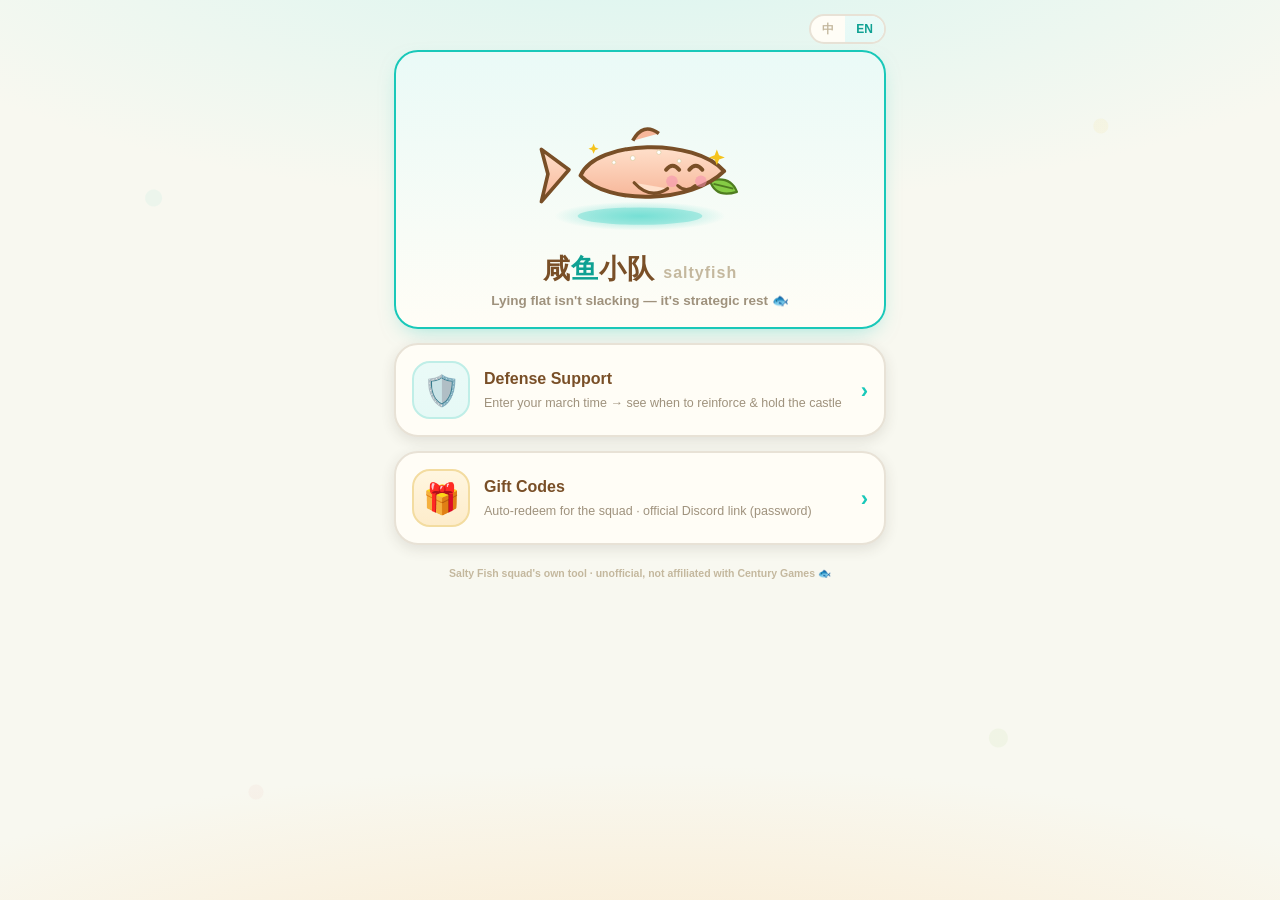
<file: index.html>
<!DOCTYPE html>
<html lang="zh-CN">
<head>
<meta charset="utf-8">
<meta name="viewport" content="width=device-width, initial-scale=1, viewport-fit=cover">
<meta name="theme-color" content="#f8f8f0">
<meta name="apple-mobile-web-app-capable" content="yes">
<title>咸鱼小队 · saltyfish</title>
<link rel="stylesheet" href="app.css?v=16">
<style>
  /* home-only flourishes */
  .fishfloat{animation:bob 3.6s ease-in-out infinite}
  @keyframes bob{0%,100%{transform:translateY(0) rotate(-1deg)}50%{transform:translateY(-9px) rotate(1.5deg)}}
  .blink{animation:blink 4.2s ease-in-out infinite}
  @keyframes blink{0%,92%,100%{transform:scaleY(1)}95%{transform:scaleY(.15)}}
  .herofish{text-align:center;padding:6px 0 2px}
  .squad{font:900 27px/1 var(--font);color:var(--brown);letter-spacing:1px;margin:6px 0 2px;text-align:center}
  .squad .salt{color:var(--mint-deep)}
  .quote{text-align:center;color:var(--brown2);font-weight:700;font-size:13.5px;margin-top:8px;min-height:20px}
  .entry{display:flex;align-items:center;gap:14px;text-decoration:none;color:inherit}
  .entry .em{width:58px;height:58px;border-radius:18px;flex:0 0 auto;display:flex;align-items:center;justify-content:center;font-size:30px}
  .entry .em.def{background:linear-gradient(180deg,#eafaf7,var(--mint-bg));border:2px solid #bfeee7}
  .entry .em.gift{background:linear-gradient(180deg,#fff6e0,#fdeccb);border:2px solid #f3dca0}
  .entry h2{margin:0 0 2px}
  .entry .go{margin-left:auto;color:var(--mint);font-size:22px;font-weight:900}
</style>
</head>
<body>
<div class="wrap">
  <main>
  <div class="homebar"><div id="langtoggle" class="langtoggle"></div></div>
  <div class="card hero" style="text-align:center">
    <div class="herofish">
      <svg class="fishfloat" viewBox="0 0 320 230" width="232" style="max-width:78%;overflow:visible">
        <defs>
          <linearGradient id="body" x1="0" y1="0" x2="0" y2="1"><stop offset="0" stop-color="#ffe0cb"/><stop offset="1" stop-color="#f7b79a"/></linearGradient>
          <radialGradient id="pud" cx="50%" cy="50%" r="50%"><stop offset="0" stop-color="#3dd4c6" stop-opacity=".5"/><stop offset="1" stop-color="#19c8b9" stop-opacity="0"/></radialGradient>
        </defs>
        <!-- shadow / puddle -->
        <ellipse cx="160" cy="196" rx="118" ry="20" fill="url(#pud)"/>
        <ellipse cx="160" cy="196" rx="86" ry="12" fill="#19c8b9" opacity=".28"/>
        <!-- leaf -->
        <g transform="rotate(14 268 150)">
          <path d="M256 150 q26 -14 40 6 q-26 16 -40 -6 Z" fill="#85cc45" stroke="#4f7d20" stroke-width="3" stroke-linejoin="round"/>
          <line x1="262" y1="153" x2="290" y2="153" stroke="#4f7d20" stroke-width="2.4"/>
        </g>
        <!-- salted fish lying back, relaxed -->
        <g>
          <!-- tail -->
          <path d="M62 132 L24 104 L33 138 L24 176 Z" fill="url(#body)" stroke="#794f27" stroke-width="5" stroke-linejoin="round"/>
          <!-- body -->
          <path d="M78 140 C100 90 236 88 276 134 C232 178 116 182 78 140 Z" fill="url(#body)" stroke="#794f27" stroke-width="5.5" stroke-linejoin="round"/>
          <!-- top fin -->
          <path d="M150 92 q14 -26 36 -10" fill="#f7b79a" stroke="#794f27" stroke-width="5" stroke-linejoin="round"/>
          <!-- side fin -->
          <path d="M152 150 q22 24 46 8" fill="#ffe0cb" stroke="#794f27" stroke-width="4.5" stroke-linecap="round"/>
          <!-- salt grains -->
          <g fill="#fff" stroke="#e3d4ad" stroke-width="1.2"><circle cx="150" cy="116" r="3.4"/><circle cx="186" cy="108" r="3"/><circle cx="124" cy="122" r="2.6"/><circle cx="214" cy="120" r="2.8"/></g>
          <!-- happy closed eyes ^ ^ -->
          <g class="blink" style="transform-origin:215px 132px">
            <path d="M196 132 q9 -11 18 0" fill="none" stroke="#794f27" stroke-width="5.5" stroke-linecap="round"/>
            <path d="M228 132 q9 -11 18 0" fill="none" stroke="#794f27" stroke-width="5.5" stroke-linecap="round"/>
          </g>
          <!-- blush -->
          <circle cx="204" cy="148" r="8" fill="#f48fb1" opacity=".55"/>
          <circle cx="244" cy="148" r="8" fill="#f48fb1" opacity=".55"/>
          <!-- content smile -->
          <path d="M212 154 q12 11 24 0" fill="none" stroke="#794f27" stroke-width="4.2" stroke-linecap="round"/>
        </g>
        <!-- sparkles -->
        <path d="M266 104 l3 8 8 3 -8 3 -3 8 -3 -8 -8 -3 8 -3 Z" fill="#f5c31c"/>
        <path d="M96 96 l2 5 5 2 -5 2 -2 5 -2 -5 -5 -2 5 -2 Z" fill="#f5c31c"/>
      </svg>
    </div>
    <div class="squad">咸<span class="salt">鱼</span>小队 <span style="font-size:16px;color:var(--brown3)">saltyfish</span></div>
    <div class="quote" id="quote">躺平不是摆烂，是战略性休息 🐟</div>
  </div>

  <a class="card entry" href="defense.html">
    <div class="em def">🛡️</div>
    <div><h2 data-i18n="home_def_title">防守支援</h2><p class="hint" style="margin:0" data-i18n="home_def_desc">填你的行军时间 → 看几点发补兵、护住王城</p></div>
    <div class="go">›</div>
  </a>

  <a class="card entry" href="gift.html">
    <div class="em gift">🎁</div>
    <div><h2 data-i18n="home_gift_title">礼包码</h2><p class="hint" style="margin:0" data-i18n="home_gift_desc">全队自动兑换 · 官方 Discord 直连（需密码）</p></div>
    <div class="go">›</div>
  </a>

  <p class="foot" data-i18n="home_foot">咸鱼小队自用工具 · 非官方、与 Century Games 无关 · 摸鱼有度，集结有我 🐟</p>
  </main>
</div>

<script src="app.js?v=16"></script>
<script>
(function(){
  var i=0, q=document.getElementById("quote");
  function show(){ q.textContent=t("q"+i); }
  window.onLangChange=show;
  initI18n(); show();
  setInterval(function(){ i=(i+1)%6; q.style.opacity=0;
    setTimeout(function(){ show(); q.style.transition="opacity .4s"; q.style.opacity=1; },300); }, 3600);
})();
</script>
</body>
</html>
</file>
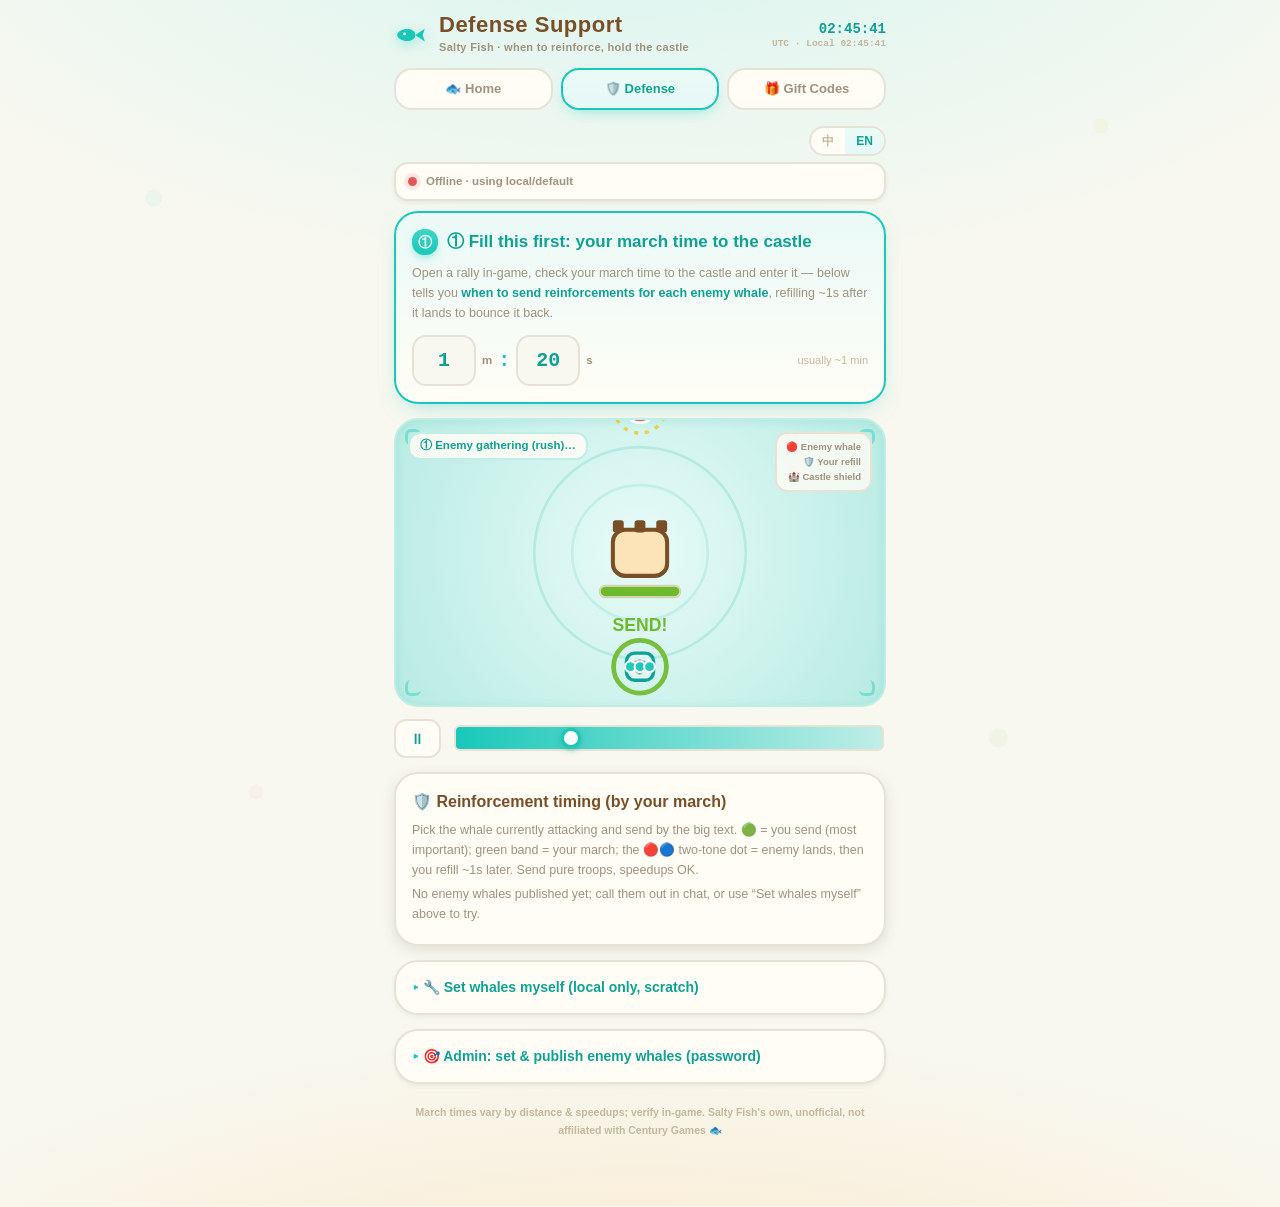
<file: defense.html>
<!DOCTYPE html>
<html lang="zh-CN">
<head>
<meta charset="utf-8">
<meta name="viewport" content="width=device-width, initial-scale=1, viewport-fit=cover">
<meta name="theme-color" content="#f8f8f0">
<meta name="apple-mobile-web-app-capable" content="yes">
<title>咸鱼小队 · 防守支援</title>
<link rel="stylesheet" href="app.css?v=16">
<style>
  /* enemy blocks (clear 敌A/敌B separation) */
  .enemyblock{border:2px solid var(--line);border-radius:20px;padding:8px;margin-bottom:16px;
    background:linear-gradient(180deg,#fffdf6,#fbf7ec);box-shadow:var(--shadow-sm)}
  .enemyblock .lane{border:0;background:none;box-shadow:none;margin-bottom:8px;min-height:114px;padding:22px 12px 6px}
  .enemyblock .erow{margin-bottom:0}
  /* === ONE time-line: ABOVE the line = 敌方(coral/amber), BELOW = 我方(green/mint); same x = same moment === */
  .lane .lname{top:3px}
  .lane .axis{position:absolute;left:0;right:0;top:54px;height:3px;border-radius:2px;background:var(--brown2);opacity:.5}
  /* --- 敌方 ABOVE the line --- */
  .lane .gband{position:absolute;top:43px;height:11px;left:0;border-radius:5px 5px 0 0;border:1.5px solid rgba(245,195,28,.6);border-bottom:0;z-index:1;
    background:repeating-linear-gradient(45deg,rgba(245,195,28,.4) 0 6px,rgba(245,195,28,.14) 6px 12px)}
  .lane .eflight{position:absolute;top:45px;height:9px;border-radius:5px 5px 0 0;background:rgba(224,90,90,.32);z-index:1}
  .lane .gbl{position:absolute;top:22px;transform:translateX(-50%);font-size:9.5px;font-weight:800;color:#b88a08;white-space:nowrap}
  .lane .elab{position:absolute;transform:translateX(-50%);font-size:9.5px;font-weight:900;white-space:nowrap}
  .lane .elab.land{top:22px;color:var(--coral)}
  .lane .elab.depart{top:34px;color:var(--brown2);font-weight:800;font-size:9px}
  .lane .edot{position:absolute;top:42px;transform:translateX(-50%);z-index:3}
  .lane .edot .d{display:block;width:14px;height:14px;border-radius:50%;border:3px solid #fff;box-shadow:0 1px 4px rgba(0,0,0,.18);background:var(--coral)}
  .lane .depart{position:absolute;top:41px;transform:translateX(-50%);z-index:2}
  .lane .depart i{display:block;width:2px;height:16px;background:var(--brown2);opacity:.55;margin:0 auto}
  /* --- 我方 BELOW the line --- */
  .lane .mspan{position:absolute;top:57px;height:11px;border-radius:0 0 5px 5px;background:rgba(111,186,44,.24);border:1.5px solid rgba(111,186,44,.5);border-top:0;z-index:1}
  .lane .odot{position:absolute;top:57px;transform:translateX(-50%);z-index:3}
  .lane .odot .d{display:block;width:14px;height:14px;border-radius:50%;border:3px solid #fff;box-shadow:0 1px 4px rgba(0,0,0,.18)}
  .lane .odot.send .d{background:var(--green)}
  .lane .odot.refill .d{background:var(--mint)}
  .lane .mlab{position:absolute;top:71px;transform:translateX(-50%);font-size:9px;font-weight:900;color:var(--green-deep);background:var(--paper);padding:0 5px;border-radius:7px;white-space:nowrap;z-index:4}
  .lane .olab{position:absolute;top:85px;transform:translateX(-50%);font-size:9.5px;font-weight:900;white-space:nowrap;text-align:center;line-height:1.25}
  .lane .olab.send{color:var(--green-deep)}
  .lane .olab.send span{display:block;font-weight:800;color:var(--brown2);font-size:9px}
  .lane .olab.refill{color:var(--mint-deep)}
  /* row tags: 敌方 above-left, 我方 below-left */
  .lane .rowtag{position:absolute;left:0;font-size:8.5px;font-weight:900;color:#fff;padding:1px 5px;border-radius:6px;z-index:5}
  .lane .rowtag.enemy{top:41px;background:var(--coral)}
  .lane .rowtag.our{top:58px;background:var(--green)}
  /* shared playhead crosses the single line (the "same time" cursor) */
  .enemyblock .lane .head{top:38px;height:50px;width:3px;background:var(--brown);opacity:.4;border-radius:2px;z-index:2}
  .lane .fire{position:absolute;top:69px;transform:translateX(-50%);background:var(--green);color:#fff;font-weight:900;
    font-size:10.5px;padding:2px 10px;border-radius:20px;opacity:0;transition:opacity .12s;z-index:7;
    box-shadow:0 3px 10px rgba(111,186,44,.55);white-space:nowrap}
  /* key-moment emphasis (pause animations) — scale inner .d so centering transform is preserved */
  @keyframes beat{0%,100%{transform:scale(1)}50%{transform:scale(1.7)}}
  .lane.fx-send .odot.send .d{animation:beat .5s ease-in-out infinite;box-shadow:0 0 0 7px rgba(111,186,44,.32)}
  .lane.fx-send .fire{opacity:1}
  .lane.fx-land .edot.land .d{animation:beat .5s ease-in-out infinite;box-shadow:0 0 0 7px rgba(224,90,90,.35)}
  .lane.fx-refill .odot.refill .d{animation:beat .5s ease-in-out infinite;box-shadow:0 0 0 7px rgba(25,200,185,.35)}
  .lane.now{outline:2px solid rgba(111,186,44,.3);outline-offset:-2px;border-radius:16px}
  /* active source toggle (本机 vs 管理发布) */
  #useLocal.on,#useCloud.on{border-color:var(--mint);background:linear-gradient(180deg,#eafaf7,var(--mint-bg));color:var(--mint-deep);box-shadow:0 4px 12px -6px rgba(25,200,185,.6)}
  /* whale focus chips (above the radar) */
  .whalechips{display:flex;gap:8px;flex-wrap:wrap;margin:0 0 10px}
  .whalechips .wchip{border:2px solid var(--line);background:var(--paper);color:var(--brown2);border-radius:999px;padding:7px 14px;font:800 12.5px/1 var(--font);cursor:pointer;transition:.14s}
  .whalechips .wchip.on{border-color:var(--coral);background:linear-gradient(180deg,#fdeeee,#fbe3e3);color:var(--coral);box-shadow:0 4px 12px -6px rgba(224,90,90,.55)}
  .whalechips .wchip:active{transform:translateY(1px)}
  /* highlight the focused strip's card */
  .enemyblock:has(.lane.focused){border-color:#bfeee7;box-shadow:0 6px 18px -8px rgba(25,200,185,.5)}
  .lane{cursor:pointer}
</style>
</head>
<body>
<div class="wrap">
  <div class="top">
    <span class="sig" aria-hidden="true"><svg viewBox="0 0 64 48" width="34" height="26"><path d="M40 24 C40 12 22 10 12 16 C4 21 4 27 12 32 C22 38 40 36 40 24 Z" fill="currentColor"/><path d="M40 24 L58 12 L54 24 L58 36 Z" fill="currentColor"/><circle cx="20" cy="22" r="2.6" fill="#fffdf6"/></svg></span>
    <div><h1 data-i18n="def_h1">防守支援</h1><div class="sub" data-i18n="def_sub">咸鱼小队 · 几点发补兵、护住王城</div></div>
    <div class="clock"><span id="utc">--:--:--</span><small><span data-i18n="utc_local">UTC · 本地</span> <span id="loc">--:--:--</span></small></div>
  </div>
  <div class="viewtabs">
    <a href="index.html" data-i18n="nav_home">🐟 首页</a>
    <a class="on" data-i18n="nav_def">🛡️ 防守</a>
    <a href="gift.html" data-i18n="nav_gift">🎁 礼包码</a>
  </div>
  <div class="homebar"><div id="langtoggle" class="langtoggle"></div></div>
  <div class="statusbar"><span class="dot" id="netdot"></span><span id="netlab" data-i18n="d_net_connecting">连接云端中…</span></div>

  <main>
  <div class="card hero">
    <div class="herohead"><span class="step">①</span><span data-i18n="def_hero_step">先填这一个：你到王城的行军时间</span></div>
    <div class="herosub" data-i18n-html="def_hero_sub">游戏里开一次集结、看一眼到王城的行军时间填进来 —— 下方就会告诉你 <b>每条敌鲸该几点发补兵</b>，正好在它落地后约 1 秒补满、把它弹回去。</div>
    <div class="mmss"><input id="me_mm" type="number" min="0" value="1"><span class="u" data-i18n="unit_min">分</span><span class="c">:</span><input id="me_ss" type="number" min="0" max="59" value="20"><span class="u" data-i18n="unit_sec">秒</span><span style="margin-left:auto;font-size:11px;color:var(--brown3)" data-i18n="def_usually">通常 1 分多</span></div>
  </div>

  <div class="whalechips" id="whaleChips" style="display:none"></div>
  <div class="pond">
    <span class="cnr tl"></span><span class="cnr tr"></span><span class="cnr bl"></span><span class="cnr br"></span>
    <div class="phaselab" id="phaselab" data-i18n="d_ph_inc">敌方来袭 → 盯落地</div>
    <div class="leg" data-i18n-html="def_legend">🔴 敌鲸来袭<br>🛡️ 你的补兵<br>🏰 王城护盾</div>
    <svg viewBox="0 0 360 210" id="svg"></svg>
  </div>
  <div class="ctrl"><button id="pp">⏸</button><input type="range" id="scrub" min="0" max="1000" value="0"></div>

  <div class="card">
    <h2 data-i18n="def_panel_title">🛡️ 补兵时机尺（按你的行军算）</h2>
    <p class="hint" data-i18n="def_panel_hint">挑当场正在来袭的那条敌鲸，照大字发兵。绿点=你发兵（最关键，会停顿提示）→ 红点=敌落地 → 蓝点=补满。补兵带纯兵、可加速。</p>
    <div id="refillPanel"></div>
  </div>

  <details>
    <summary data-i18n="def_local_sum">🔧 我自己设敌鲸（仅本机，临时试算）</summary>
    <p class="hint" style="margin:2px 0 9px" data-i18n="def_local_hint">默认用管理发布的敌鲸时间。想自己试算就在这里加/改（只存你本机、不影响别人）。</p>
    <div id="localList"></div>
    <button class="add" id="addLocal" data-i18n="def_add_local">＋ 加一条敌鲸</button>
    <div class="row" style="margin-top:9px;gap:8px">
      <button class="btn" id="useLocal" style="flex:1" data-i18n="def_use_local">用我本机的</button>
      <button class="btn" id="useCloud" style="flex:1" data-i18n="def_use_cloud">用管理发布的</button>
    </div>
  </details>

  <details id="adminFold">
    <summary data-i18n="def_admin_sum">🎯 管理：设敌方鲸鱼并发布（需密码）</summary>
    <p class="hint" style="margin:2px 0 9px" data-i18n="def_admin_hint">设好敌鲸到王城的行军时间并发布，全队防守者打开就能看到、各自填自己行军即可。</p>
    <div id="adminGate"><button class="btn amber full" id="adminUnlock" data-i18n="def_admin_unlock">🔓 输入密码解锁管理</button></div>
    <div id="adminBody" class="hide">
      <div id="enemyList"></div>
      <button class="add" id="addEnemy" data-i18n="def_add_enemy">＋ 加敌鲸</button>
      <button class="btn green full" id="pubBtn" style="margin-top:10px" data-i18n="def_publish">📣 发布给全队</button>
      <div id="pubMsg" class="hint" style="margin-top:8px"></div>
    </div>
  </details>

  <p class="foot" data-i18n="def_foot">行军时间随距离与加速变化，请游戏内实测。咸鱼小队自用、非官方、与 Century Games 无关 🐟</p>
  </main>
</div>
<div class="toast" id="toast"></div>

<script src="app.js?v=16"></script>
<script>
(function(){
"use strict";
var GATHER=300, DELTA=1, GVIS=0.25;   // 敌集结5:00；补兵落地后≈1秒；集结只占视觉/时间轴的 1/4
var NS="http://www.w3.org/2000/svg";
var C={mint:"#19c8b9",mintDeep:"#0fa193",green:"#6fba2c",greenDeep:"#5a9e1e",coral:"#e05a5a",brown:"#794f27",brown2:"#9f927d",cream:"#fffdf6",yellow:"#f5c31c"};
var LS_LOCAL="saltyfish_enemies", LS_NAME="rocks1406_admin", LS_MARCH="saltyfish_mymarch";
function saveMarch(){ try{localStorage.setItem(LS_MARCH,JSON.stringify({mm:+$("me_mm").value||0,ss:+$("me_ss").value||0}));}catch(e){} }
function loadMarch(){ try{ var m=JSON.parse(localStorage.getItem(LS_MARCH)||"null"); if(m){ $("me_mm").value=m.mm; $("me_ss").value=m.ss; } }catch(e){} }
var enemies=[], cloudEnemies=[], localEnemies=[], useLocalFlag=false, baseUpdatedAt=null, adminName="", focusIdx=0;
var T=window.t, TF=window.tf;   // i18n aliases (local `t` params shadow the global)

function march(o){return (o.mm||0)*60+(o.ss||0);}
function pad(n){return (n<10?"0":"")+n;}
function mmss(s){s=Math.max(0,Math.round(s));return Math.floor(s/60)+":"+pad(s%60);}
function myMarch(){return (+$("me_mm").value||0)*60+(+$("me_ss").value||0);}
function esc(s){return (s||"").replace(/&/g,"&amp;").replace(/"/g,"&quot;").replace(/</g,"&lt;");}
function E(t,a){var e=document.createElementNS(NS,t);for(var k in a)e.setAttribute(k,a[k]);return e;}
function lerp(a,b,p){return a+(b-a)*p;} function cl(x){return x<0?0:x>1?1:x;} function sg(t,a,b){return b<=a?(t>=b?1:0):cl((t-a)/(b-a));}

/* ---- per-whale time→visual mapping (each whale scaled to ITS OWN clock; gather=GVIS of its own strip) ---- */
function w1For(c){ return c.refillAt + Math.max(45,(c.refillAt-GATHER)*0.5); }
function vmapW(t,w1){ if(t<=GATHER) return GVIS*(t/GATHER); return GVIS+(1-GVIS)*((t-GATHER)/Math.max(1,w1-GATHER)); }
function invmapW(p,w1){ if(p<=GVIS) return p/GVIS*GATHER; return GATHER+(p-GVIS)/(1-GVIS)*(w1-GATHER); }
function pctW(t,w1){ return cl(vmapW(t,w1))*100; }

/* ---- per-enemy timing ---- */
function calc(e){ var em=march(e), landAt=GATHER+em, refillAt=landAt+DELTA, R=myMarch(), sendAt=Math.max(0,refillAt-R);
  var cue, short, gatherRemain=R-em-DELTA;
  if(R<=0){ cue=T("d_cue_fill"); short=T("d_short_fill"); }
  else if(gatherRemain>0){ cue=TF("d_cue_gather",{x:mmss(gatherRemain)}); short=TF("d_short_gather",{x:mmss(gatherRemain)}); }
  else { var afterLaunch=em+DELTA-R; if(afterLaunch<=0){ cue=T("d_cue_imm"); short=T("d_short_imm"); } else { cue=TF("d_cue_land",{x:mmss(afterLaunch)}); short=TF("d_short_land",{x:mmss(afterLaunch)}); } }
  return {name:e.name||T("d_whale"),em:em,landAt:landAt,refillAt:refillAt,sendAt:sendAt,R:R,cue:cue,short:short,ready:R>0}; }

/* ---- timeline strips ---- */
function renderStrips(){ var box=$("refillPanel"); box.innerHTML="";
  if(!enemies.length){ box.innerHTML='<p class="hint">'+T("d_empty")+'</p>'; return; }
  if(focusIdx>=enemies.length) focusIdx=0;
  if(enemies.length>1){ var note=document.createElement("p"); note.className="hint"; note.style.margin="0 0 8px"; note.textContent=T("d_indep_note"); box.appendChild(note); }
  enemies.forEach(function(e,i){ var c=calc(e); var nm=esc(e.name||(T("d_enemy")+String.fromCharCode(65+i)));
    var w1=w1For(c), gx=GVIS*100, sx=pctW(c.sendAt,w1), lx=pctW(c.landAt,w1), rx=pctW(c.refillAt,w1);
    var blk=document.createElement("div"); blk.className="enemyblock";
    var el=document.createElement("div"); el.className="lane"+(i===focusIdx?" focused":""); el.setAttribute("data-i",i);
    el.innerHTML=
      '<div class="lname">'+TF("d_lane_title",{n:nm,x:mmss(c.em)})+'</div>'+
      '<div class="axis"></div>'+
      /* 敌方 = above the line */
      '<div class="rowtag enemy">'+T("d_side_enemy")+'</div>'+
      '<div class="gband" style="width:'+gx.toFixed(1)+'%"></div>'+
      '<div class="eflight" style="left:'+gx.toFixed(1)+'%;width:'+Math.max(0,lx-gx).toFixed(2)+'%"></div>'+
      '<div class="gbl" style="left:'+(gx/2).toFixed(1)+'%">'+T("d_gather_band")+'</div>'+
      '<div class="depart" style="left:'+gx.toFixed(1)+'%"><i></i></div>'+
      '<div class="elab depart" style="left:'+gx.toFixed(1)+'%">'+T("d_depart")+'</div>'+
      '<div class="edot land" style="left:'+lx.toFixed(2)+'%"><i class="d"></i></div>'+
      '<div class="elab land" style="left:'+Math.min(93,lx).toFixed(2)+'%">'+T("d_enemy_land")+'</div>'+
      /* 我方 = below the line */
      '<div class="rowtag our">'+T("d_side_our")+'</div>'+
      '<div class="mspan" style="left:'+sx.toFixed(2)+'%;width:'+Math.max(0,rx-sx).toFixed(2)+'%"></div>'+
      '<div class="mlab" style="left:'+Math.min(82,(sx+rx)/2).toFixed(2)+'%">'+TF("d_your_march",{x:mmss(c.R)})+'</div>'+
      '<div class="odot send" style="left:'+sx.toFixed(2)+'%"><i class="d"></i></div>'+
      '<div class="odot refill" style="left:'+rx.toFixed(2)+'%"><i class="d"></i></div>'+
      '<div class="olab send" style="left:'+Math.min(72,sx).toFixed(2)+'%"><b>'+T("d_you_send")+'</b><span>'+esc(c.short)+'</span></div>'+
      '<div class="olab refill" style="left:'+Math.min(94,rx).toFixed(2)+'%">'+T("d_refilled")+'</div>'+
      /* time cursor (only the focused strip animates) + send flash */
      '<div class="fire" style="left:'+sx.toFixed(2)+'%">'+T("d_send_now")+'</div>'+
      (i===focusIdx?'<div class="head" style="left:'+sx.toFixed(2)+'%"></div>':'');
    el.addEventListener("click",function(){ if(focusIdx!==i){ focusIdx=i; refocus(); } });
    blk.appendChild(el);
    var cue=document.createElement("div"); cue.className="erow";
    cue.innerHTML='<div class="et"><b>'+nm+'</b> · '+TF("d_erow",{x:mmss(c.R)})+'</div>'+
      '<div class="cue">'+(c.ready?esc(c.cue):'<span style="color:var(--brown3)">'+esc(c.cue)+'</span>')+'</div>'+
      (c.ready?'<div class="note">'+T("d_note")+'</div>':'');
    blk.appendChild(cue);
    box.appendChild(blk);
  });
}

/* ---- pond radar ---- */
var svgEl, cx=180, cy=98, bx=180, by=182, anim=null;
function buildBase(){ svgEl=$("svg"); svgEl.innerHTML="";
  svgEl.appendChild(E("circle",{cx:cx,cy:cy,r:78,fill:"none",stroke:"#a7e6dd","stroke-width":2,opacity:.7}));
  svgEl.appendChild(E("circle",{cx:cx,cy:cy,r:50,fill:"none",stroke:"#a7e6dd","stroke-width":2,opacity:.5}));
}
function focusEnemy(){ var arr=enemies.length?enemies:[{name:T("d_enemy")+"A",mm:1,ss:10}]; if(focusIdx>=arr.length)focusIdx=0; if(focusIdx<0)focusIdx=0; return arr[focusIdx]; }
function rebuild(){ buildBase(); anim={};
  anim.castle=E("rect",{x:cx-20,y:cy-17,width:40,height:34,rx:9,fill:"#fce3b8",stroke:C.brown,"stroke-width":3}); svgEl.appendChild(anim.castle);
  svgEl.appendChild(E("rect",{x:cx-20,y:cy-24,width:8,height:9,rx:2,fill:C.brown})); svgEl.appendChild(E("rect",{x:cx-4,y:cy-24,width:8,height:9,rx:2,fill:C.brown})); svgEl.appendChild(E("rect",{x:cx+12,y:cy-24,width:8,height:9,rx:2,fill:C.brown}));
  svgEl.appendChild(E("rect",{x:cx-30,y:cy+24,width:60,height:9,rx:4.5,fill:"#eadfca",stroke:"#d8cfb9","stroke-width":1}));
  anim.bar=E("rect",{x:cx-29,y:cy+25,width:58,height:7,rx:3.5,fill:C.green}); svgEl.appendChild(anim.bar);
  anim.fx=E("circle",{cx:cx,cy:cy,r:20,fill:"none",stroke:C.coral,"stroke-width":3.5,opacity:0}); svgEl.appendChild(anim.fx);
  anim.fxt=E("text",{x:cx,y:cy,"text-anchor":"middle","font-size":13,"font-weight":900,opacity:0}); svgEl.appendChild(anim.fxt);
  svgEl.appendChild(E("rect",{x:bx-10,y:by-10,width:20,height:20,rx:6,fill:"#dff7f2",stroke:C.mintDeep,"stroke-width":2.5}));
  svgEl.appendChild(E("text",{x:bx,y:by+4,"text-anchor":"middle","font-size":11})).textContent="🛡️";
  // radar shows ONLY the focused whale, on its own clock
  var c=calc(focusEnemy()); anim.c=c; anim.w1=w1For(c);
  var spawnX=cx, spawnY=cy-92-16, o={c:c,sx:spawnX,sy:spawnY};
  o.aura=E("circle",{cx:spawnX,cy:spawnY,r:14,fill:"none",stroke:C.yellow,"stroke-width":2.5,opacity:0,"stroke-dasharray":"3 5"}); svgEl.appendChild(o.aura);
  o.dot=E("circle",{cx:spawnX,cy:spawnY,r:12,fill:C.coral,opacity:0,stroke:"#fff","stroke-width":2}); svgEl.appendChild(o.dot);
  o.eye=E("circle",{cx:spawnX,cy:spawnY,r:2,fill:"#fff",opacity:0}); svgEl.appendChild(o.eye);
  o.cd=E("text",{x:spawnX,y:spawnY-15,"text-anchor":"middle",fill:C.coral,"font-size":10,"font-weight":800,opacity:0}); svgEl.appendChild(o.cd);
  o.bub=[0,1,2].map(function(){var d=E("circle",{cx:bx,cy:by,r:4,fill:C.mint,opacity:0,stroke:"#fff","stroke-width":1.5});svgEl.appendChild(d);return d;});
  anim.foc=o;
  var keys=[{t:c.sendAt,type:"send"},{t:c.landAt,type:"land"},{t:c.refillAt,type:"refill"}];
  keys.sort(function(a,b){return a.t-b.t;}); anim.keys=keys; anim.p=0; anim.ki=0; anim.holdUntil=0;
}
function renderAnim(t, curKey, ts){ if(!anim||!anim.foc) return; ts=ts||0;
  var c=anim.c, o=anim.foc, sv=(t>=c.landAt && t<c.refillAt)?0.4:1;
  anim.bar.setAttribute("width",(58*sv).toFixed(1)); anim.bar.setAttribute("fill", sv<0.7?C.coral:C.green); anim.castle.setAttribute("stroke", sv<0.7?C.coral:C.brown);
  var x=o.sx, y=o.sy;
  if(t<GATHER){ o.dot.setAttribute("opacity",.9); var pu=0.5+0.5*Math.sin(t*0.5); o.aura.setAttribute("opacity",.4+.4*pu); o.aura.setAttribute("r",(15+5*pu).toFixed(1)); o.aura.setAttribute("cx",x); o.aura.setAttribute("cy",y);
    o.cd.setAttribute("opacity",1); o.cd.setAttribute("x",x); o.cd.setAttribute("y",y-17); o.cd.setAttribute("fill",C.brown2); o.cd.textContent=TF("d_gather_cd",{x:mmss(GATHER-t)}); }
  else if(t<c.landAt){ o.aura.setAttribute("opacity",0); var ap=sg(t,GATHER,c.landAt); x=lerp(o.sx,cx,ap); y=lerp(o.sy,cy,ap);
    o.dot.setAttribute("opacity",1); o.cd.setAttribute("opacity",1); o.cd.setAttribute("x",x); o.cd.setAttribute("y",y-15); o.cd.setAttribute("fill",C.coral); o.cd.textContent=TF("d_land_cd",{x:mmss(c.landAt-t)}); }
  else { o.dot.setAttribute("opacity",0); o.cd.setAttribute("opacity",0); o.aura.setAttribute("opacity",0); }
  o.dot.setAttribute("cx",x); o.dot.setAttribute("cy",y);
  o.eye.setAttribute("opacity", t<c.landAt?0.9:0); o.eye.setAttribute("cx",x+3); o.eye.setAttribute("cy",y-2);
  var rp=sg(t,c.sendAt,c.refillAt), on=t>=c.sendAt && t<c.refillAt;
  o.bub.forEach(function(d,k){ if(on){ var ox=(k-1)*7; d.setAttribute("opacity",.95); d.setAttribute("cx",lerp(bx+ox,cx+ox,rp)); d.setAttribute("cy",lerp(by,cy,rp)); } else d.setAttribute("opacity",0); });
  if(curKey){ var pu2=0.5+0.5*Math.sin(ts*0.012); var col=curKey.type==="send"?C.green:(curKey.type==="land"?C.coral:C.mint);
    var fxX=curKey.type==="send"?bx:cx, fxY=curKey.type==="send"?by:cy;
    anim.fx.setAttribute("opacity",.9); anim.fx.setAttribute("stroke",col); anim.fx.setAttribute("cx",fxX); anim.fx.setAttribute("cy",fxY); anim.fx.setAttribute("r",(16+14*pu2).toFixed(1));
    anim.fxt.setAttribute("opacity",1); anim.fxt.setAttribute("fill",col); anim.fxt.setAttribute("x",fxX); anim.fxt.setAttribute("y",fxY-26); anim.fxt.textContent=curKey.type==="send"?T("d_fx_send"):(curKey.type==="land"?T("d_fx_land"):T("d_fx_refill"));
  } else { anim.fx.setAttribute("opacity",0); anim.fxt.setAttribute("opacity",0); }
  $("phaselab").textContent = t<GATHER ? T("d_ph_gather") : (curKey&&curKey.type==="send"?T("d_ph_send"):(curKey&&curKey.type==="land"?T("d_ph_land"):(curKey&&curKey.type==="refill"?T("d_ph_refill"):(sv<0.7?T("d_ph_low"):T("d_ph_inc")))));
  // move ONLY the focused strip's playhead (other strips are static diagrams)
  var L=document.querySelector("#refillPanel .lane.focused"); if(L){ var h=L.querySelector(".head"); if(h) h.style.left=pctW(t,anim.w1).toFixed(2)+"%"; L.classList.remove("fx-send","fx-land","fx-refill","now"); if(curKey) L.classList.add("fx-"+curKey.type,"now"); }
}
/* playback with pauses at key moments (focused whale's own clock) */
var tNow=0,playing=true,lastTs=null, SWEEP=4.5, HOLD={send:1400,land:800,refill:900};
function frame(ts){ if(lastTs==null)lastTs=ts; var dt=(ts-lastTs)/1000; lastTs=ts; if(!anim||!anim.w1){requestAnimationFrame(frame);return;}
  if(playing){
    if(anim.holdUntil){ if(ts>=anim.holdUntil){ anim.holdUntil=0; anim.ki++; } }
    if(!anim.holdUntil){
      anim.p += dt/SWEEP;
      if(anim.ki<anim.keys.length){ var kp=vmapW(anim.keys[anim.ki].t,anim.w1); if(anim.p>=kp){ anim.p=kp; anim.holdUntil=ts+(HOLD[anim.keys[anim.ki].type]||700); } }
      if(anim.p>=1){ anim.p=0; anim.ki=0; anim.holdUntil=0; }
    }
    tNow=invmapW(anim.p,anim.w1); $("scrub").value=Math.round(anim.p*1000);
  }
  var curKey = anim.holdUntil && anim.ki<anim.keys.length ? anim.keys[anim.ki] : null;
  renderAnim(tNow, curKey, ts); requestAnimationFrame(frame); }

/* ---- data: cloud plan + local override ---- */
var netState={s:"",key:"d_net_connecting",vars:{}};
function setNet(s,key,vars){ netState={s:s,key:key,vars:vars||{}}; renderNet(); }
function renderNet(){ $("netdot").className="dot"+(netState.s?(" "+netState.s):""); $("netlab").textContent=TF(netState.key,netState.vars); }
function pickEnemies(){ enemies=(useLocalFlag&&localEnemies.length)?localEnemies.slice():cloudEnemies.slice(); if(focusIdx>=enemies.length)focusIdx=0; rebuildAll(); }
function rebuildAll(){ rebuild(); renderStrips(); renderChips(); }
function renderChips(){ var box=$("whaleChips"); if(!box) return;
  if(enemies.length<=1){ box.innerHTML=""; box.style.display="none"; return; }
  box.style.display="flex";
  box.innerHTML=enemies.map(function(e,i){ var nm=esc(e.name||(T("d_enemy")+String.fromCharCode(65+i))); return '<button class="wchip'+(i===focusIdx?" on":"")+'" data-i="'+i+'">🔴 '+nm+'</button>'; }).join("");
  [].forEach.call(box.querySelectorAll("button"),function(b){ b.onclick=function(){ var i=+b.getAttribute("data-i"); if(i!==focusIdx){ focusIdx=i; refocus(); } }; });
}
function refocus(){ rebuild(); renderStrips(); renderChips(); lastTs=null; playing=true; var pp=$("pp"); if(pp)pp.textContent="⏸"; }
function seedLocalIfEmpty(){ if(!localEnemies.length && cloudEnemies.length){ localEnemies=cloudEnemies.map(function(e){return {name:e.name,mm:e.mm,ss:e.ss};}); saveLocal(); renderLocal(); } }
function setMode(local){ useLocalFlag=!!local; var ul=$("useLocal"),uc=$("useCloud"); if(ul)ul.classList.toggle("on",useLocalFlag); if(uc)uc.classList.toggle("on",!useLocalFlag); pickEnemies(); }
function loadPlan(){ setNet("","d_net_connecting");
  fetch(WBASE+"/plan",{cache:"no-store"}).then(function(r){return r.json();}).then(function(o){ var p=o&&o.plan; baseUpdatedAt=o&&o.updatedAt||null;
    cloudEnemies=(p&&p.enemyWhales||[]).map(function(e){return {name:e.name||"",mm:+e.mm||0,ss:+e.ss||0};});
    if(o&&o.updatedAt) setNet("live","d_net_pub",{who:(o.updatedBy||"—"),t:clk(Date.parse(o.updatedAt))}); else setNet("live","d_net_nopub",{});
    seedLocalIfEmpty(); pickEnemies();
  }).catch(function(){ setNet("off","d_net_off",{}); cloudEnemies=[]; pickEnemies(); }); }

function lsLocal(){ try{return JSON.parse(localStorage.getItem(LS_LOCAL)||"[]");}catch(e){return[];} }
function saveLocal(){ try{localStorage.setItem(LS_LOCAL,JSON.stringify(localEnemies));}catch(e){} }
function renderLocal(){ var box=$("localList"); box.innerHTML=""; localEnemies.forEach(function(e,i){ box.appendChild(enemyRow(e,function(){localEnemies.splice(i,1);saveLocal();renderLocal();if(useLocalFlag)pickEnemies();},function(){saveLocal();if(useLocalFlag)pickEnemies();})); }); }
function enemyRow(e,onDel,onChg){ var el=document.createElement("div"); el.className="foe";
  el.innerHTML='<div class="r1"><input class="nm" placeholder="'+esc(T("d_whale_ph"))+'" value="'+esc(e.name||"")+'" data-k="name">'+
    '<span class="mmss"><input type="number" min="0" value="'+(e.mm||0)+'" data-k="mm" style="width:46px;text-align:center;font-family:var(--mono)"><span class="u">'+T("unit_min")+'</span><span class="c">:</span>'+
    '<input type="number" min="0" max="59" value="'+(e.ss||0)+'" data-k="ss" style="width:46px;text-align:center;font-family:var(--mono)"><span class="u">'+T("unit_sec")+'</span></span>'+
    '<button class="del">×</button></div>';
  el.addEventListener("input",function(ev){var k=ev.target.getAttribute("data-k");if(!k)return;var v=ev.target.value; if(k==="mm")v=Math.max(0,+v||0); if(k==="ss")v=Math.min(59,Math.max(0,+v||0)); e[k]=(k==="name")?v:(+v||0); onChg&&onChg();});
  el.querySelector(".del").addEventListener("click",function(){onDel&&onDel();}); return el; }
var adminEnemies=[];
function renderAdmin(){ var box=$("enemyList"); box.innerHTML=""; adminEnemies.forEach(function(e,i){ box.appendChild(enemyRow(e,function(){adminEnemies.splice(i,1);renderAdmin();},null)); }); }
function publish(){ var b=$("pubBtn"); b.disabled=true; var old=b.textContent; b.textContent=T("d_publishing");
  var plan={v:6,side:"right",tactics:"",castleWhales:[],turretLeaders:["","","",""],enemyWhales:adminEnemies.map(function(e){return {name:(e.name||"").slice(0,16),mm:+e.mm||0,ss:+e.ss||0};}),giftCodes:[]};
  authedFetch("/plan",{name:adminName,plan:plan,baseUpdatedAt:baseUpdatedAt}).then(function(r){return r.json().then(function(j){return {s:r.status,j:j};});})
   .then(function(res){ b.disabled=false;b.textContent=old;
     if(res.s===200&&res.j.ok){ baseUpdatedAt=res.j.updatedAt;
       cloudEnemies=plan.enemyWhales.map(function(e){return {name:e.name||"",mm:+e.mm||0,ss:+e.ss||0};}); /* trust our own write — show it now, don't wait on the re-fetch */
       $("pubMsg").innerHTML='<span style="color:var(--green-deep)">'+T("d_pub_ok")+'</span>'; toast(T("d_t_pub")); setMode(false); loadPlan(); }
     else if(res.s===409){ if(confirm(T("d_confirm_over"))){ baseUpdatedAt=res.j.current?res.j.current.updatedAt:baseUpdatedAt; publish(); } }
     else $("pubMsg").innerHTML='<span style="color:var(--coral)">'+T("d_pub_fail")+'</span>'; })
   .catch(function(){ b.disabled=false;b.textContent=old; $("pubMsg").innerHTML='<span style="color:var(--coral)">'+T("d_pub_neterr")+'</span>'; }); }

/* ---- wire ---- */
["me_mm","me_ss"].forEach(function(id){$(id).addEventListener("input",function(){saveMarch();rebuildAll();});});
$("pp").addEventListener("click",function(){playing=!playing;$("pp").textContent=playing?"⏸":"▶";lastTs=null;});
$("scrub").addEventListener("input",function(){playing=false;$("pp").textContent="▶"; anim.p=(+$("scrub").value)/1000; anim.holdUntil=0; tNow=invmapW(anim.p,anim.w1); renderAnim(tNow,null,0);});
$("addLocal").addEventListener("click",function(){localEnemies.push({name:T("d_enemy")+String.fromCharCode(65+localEnemies.length),mm:1,ss:0});saveLocal();renderLocal();});
$("useLocal").addEventListener("click",function(){seedLocalIfEmpty();setMode(true);toast(T("d_t_local"));});
$("useCloud").addEventListener("click",function(){setMode(false);toast(T("d_t_cloud"));});
$("addEnemy").addEventListener("click",function(){adminEnemies.push({name:T("d_enemy")+String.fromCharCode(65+adminEnemies.length),mm:1,ss:0});renderAdmin();});
$("pubBtn").addEventListener("click",publish);
$("adminUnlock").addEventListener("click",function(){ requireAuth(T("d_pw_admin")).then(function(ok){ if(!ok) return;
  try{ var s=JSON.parse(localStorage.getItem(LS_NAME)||"null"); if(s&&s.name) adminName=s.name; }catch(e){}
  if(!adminName){ adminName=T("d_admin"); try{localStorage.setItem(LS_NAME,JSON.stringify({ok:true,name:adminName}));}catch(e){} }
  adminEnemies=(cloudEnemies.length?cloudEnemies:[{name:T("d_enemy")+"A",mm:1,ss:10}]).map(function(e){return {name:e.name,mm:e.mm,ss:e.ss};});
  $("adminGate").classList.add("hide"); $("adminBody").classList.remove("hide"); renderAdmin(); toast(T("d_t_unlock")); }); });

/* re-render on language switch */
window.onLangChange=function(){ rebuildAll(); renderLocal(); if(!$("adminBody").classList.contains("hide")) renderAdmin(); renderNet(); };

/* ---- init ---- */
loadMarch(); localEnemies=lsLocal(); buildBase(); renderLocal(); $("useCloud").classList.add("on"); loadPlan(); startClock(); initI18n(); requestAnimationFrame(frame);
})();
</script>
</body>
</html>
</file>
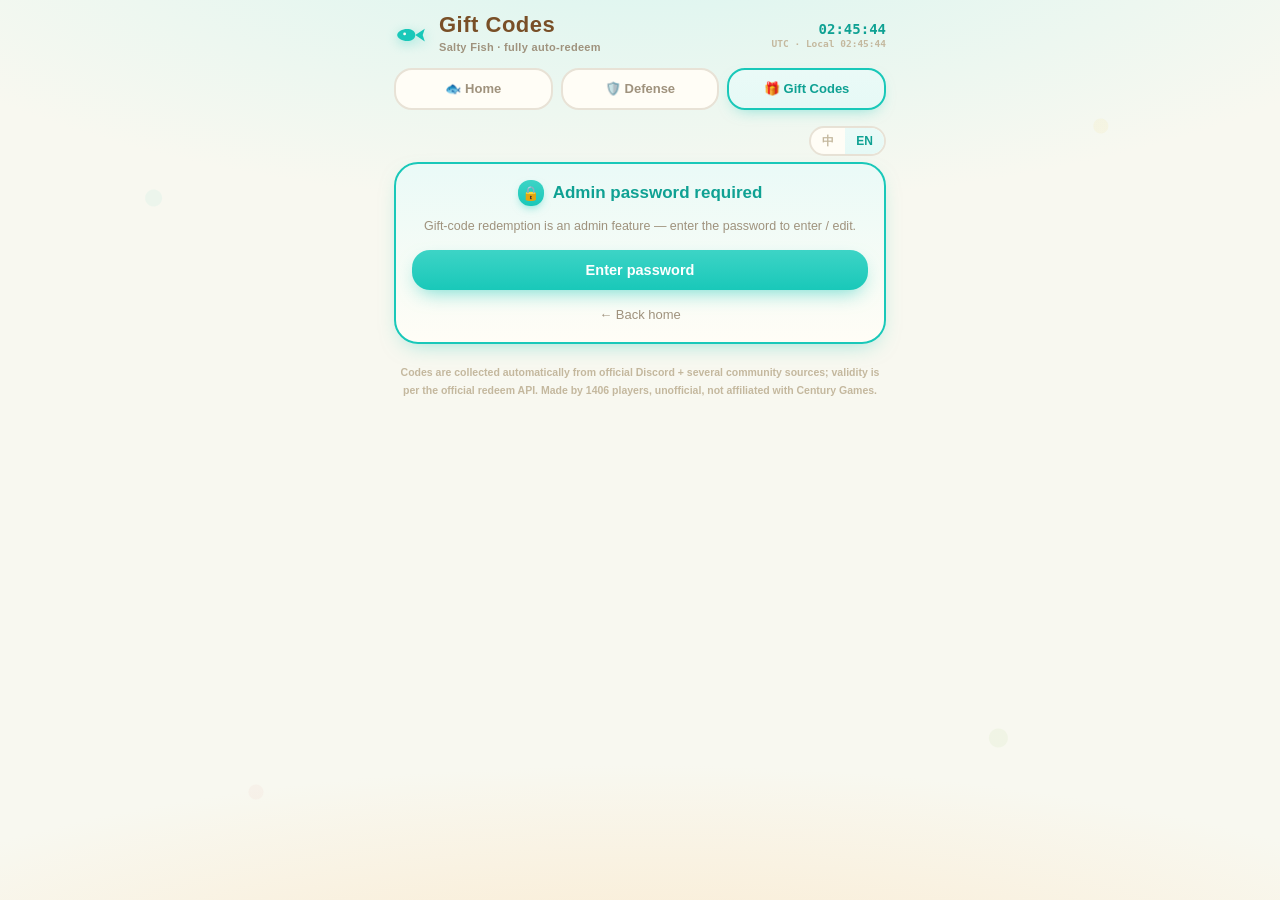
<file: gift.html>
<!DOCTYPE html>
<html lang="zh-CN">
<head>
<meta charset="utf-8">
<meta name="viewport" content="width=device-width, initial-scale=1, viewport-fit=cover">
<meta name="theme-color" content="#f8f8f0">
<meta name="apple-mobile-web-app-capable" content="yes">
<title>咸鱼小队 · 礼包码</title>
<link rel="stylesheet" href="app.css?v=16">
<style>
  /* redeem matrix — compact, collapsible per-member (scales when the roster grows) */
  #redeemLog .rlog-sum{display:flex;flex-wrap:wrap;align-items:baseline;gap:8px;font:800 13px/1.4 var(--font);color:var(--brown)}
  #redeemLog .rlog-new{color:var(--green-deep);font-weight:900}
  #redeemLog .rlog-leg{display:flex;gap:13px;flex-wrap:wrap;font-size:10.5px;color:var(--brown2);margin:6px 0 11px}
  #redeemLog .rlog-leg i{display:inline-block;width:8px;height:8px;border-radius:50%;margin-right:4px;vertical-align:middle}
  #redeemLog .mrow{border:1.5px solid var(--line);border-radius:12px;margin-bottom:7px;background:var(--paper);overflow:hidden}
  #redeemLog .mrow>summary{list-style:none;display:flex;align-items:center;gap:9px;padding:9px 12px;cursor:pointer}
  #redeemLog .mrow>summary::-webkit-details-marker{display:none}
  #redeemLog .mname{font:800 13.5px/1 var(--font);color:var(--brown);flex:0 0 auto;max-width:40%;overflow:hidden;text-overflow:ellipsis;white-space:nowrap}
  #redeemLog .mdots{flex:1;display:flex;flex-wrap:wrap;gap:4px;align-items:center}
  #redeemLog .mdot{width:9px;height:9px;border-radius:50%;display:inline-block}
  #redeemLog .mcount{flex:0 0 auto;font:800 11.5px/1 var(--mono);padding:3px 9px;border-radius:20px}
  #redeemLog .mcount.ok{color:var(--green-deep);background:#eaf7e0}
  #redeemLog .mcount.warn{color:#b8860b;background:#fff3cf}
  #redeemLog .mdetail{padding:2px 12px 10px;border-top:1px dashed var(--line)}
  #redeemLog .mdr{display:flex;justify-content:space-between;gap:8px;font-size:12px;padding:4px 0;border-bottom:1px solid var(--line)}
  #redeemLog .mdr b{color:var(--mint-deep);font-weight:800}
  #redeemLog .mid{font-size:10px;color:var(--brown3);margin-top:5px;font-family:var(--mono)}
</style>
</head>
<body>
<div class="wrap">
  <div class="top">
    <span class="sig" aria-hidden="true"><svg viewBox="0 0 64 48" width="34" height="26"><path d="M40 24 C40 12 22 10 12 16 C4 21 4 27 12 32 C22 38 40 36 40 24 Z" fill="currentColor"/><path d="M40 24 L58 12 L54 24 L58 36 Z" fill="currentColor"/><circle cx="20" cy="22" r="2.6" fill="#fffdf6"/></svg></span>
    <div><h1 data-i18n="g_h1">礼包码</h1><div class="sub" data-i18n="g_sub">咸鱼小队 · 全自动兑换</div></div>
    <div class="clock"><span id="utc">--:--:--</span><small><span data-i18n="utc_local">UTC · 本地</span> <span id="loc">--:--:--</span></small></div>
  </div>
  <div class="viewtabs" id="viewtabs">
    <button data-nav="index.html" data-i18n="nav_home">🐟 首页</button>
    <button data-nav="defense.html" data-i18n="nav_def">🛡️ 防守</button>
    <button class="on" data-i18n="nav_gift">🎁 礼包码</button>
  </div>
  <div class="homebar"><div id="langtoggle" class="langtoggle"></div></div>

  <!-- 密码门：未通过则只显示这块 -->
  <div id="gate" class="card hero hide" style="text-align:center">
    <div class="herohead" style="justify-content:center"><span class="step">🔒</span><span data-i18n="g_gate_head">需要管理密码</span></div>
    <div class="herosub" style="margin:10px 0 14px" data-i18n="g_gate_sub">礼包码兑换是管理功能，输入密码后才能进入 / 修改。</div>
    <button class="btn amber full" id="gateBtn" data-i18n="g_gate_btn">输入密码进入</button>
    <div style="margin-top:12px"><a href="index.html" style="color:var(--t2);font-size:13px;text-decoration:none" data-i18n="g_back_home">← 返回首页</a></div>
  </div>

  <!-- 礼包码主体：通过密码后显示 -->
  <div id="giftbody" class="hide">
    <div class="card hero">
      <div class="herohead"><span class="step">🎁</span><span data-i18n="g_hero_head">全自动兑换</span></div>
      <div class="herosub" data-i18n-html="g_hero_sub">队员零操作。官方 Discord 直连每分钟读 + 三方源每 5 分钟兜底，发现新码<b>全队自动秒兑</b>。</div>
      <div id="discordStatus" class="hint" style="margin-top:10px" data-i18n="g_discord_checking">检查连接中…</div>
      <details style="background:none;border:none;box-shadow:none;padding:0;margin:8px 0 0">
        <summary style="font-size:13px;padding:8px 0" data-i18n="g_token_sum">⚙️ 设置 / 更换 官方 Discord Bot Token</summary>
        <p class="hint" style="margin:2px 0 9px" data-i18n-html="g_token_hint">粘 <b>1406rocks-codebot</b> 的 Bot Token，云端即每分钟直读你关注的官方发码频道。Token 只存你自己的云端。</p>
        <div style="display:flex;gap:8px">
          <input id="dToken" type="password" placeholder="粘贴 Bot Token" data-i18n-ph="g_ph_token" autocomplete="off" spellcheck="false"
            style="flex:1;min-width:0;padding:11px 12px;border:1px solid var(--gold-line);border-radius:10px;background:var(--surface);color:var(--tx);font-size:13px">
          <button class="btn amber" id="dTokenBtn" style="white-space:nowrap;width:auto;padding:0 16px" data-i18n="g_connect">连接</button>
        </div>
        <div id="dTokenMsg" class="hint" style="margin-top:8px"></div>
      </details>
      <details style="background:none;border:none;box-shadow:none;padding:0;margin:6px 0 0">
        <summary style="font-size:13px;padding:8px 0" data-i18n="g_notify_sum">🔔 兑换成功通知（Discord webhook）</summary>
        <p class="hint" style="margin:2px 0 9px" data-i18n="g_notify_hint">想新码自动兑换后立刻收到提醒？在你的 Discord 频道建一个 Webhook，把 URL 粘进来 —— 新码全队兑换成功就会自动播报。</p>
        <div style="display:flex;gap:8px">
          <input id="nHook" type="password" placeholder="粘贴 Discord Webhook URL" data-i18n-ph="g_notify_ph" autocomplete="off" spellcheck="false"
            style="flex:1;min-width:0;padding:11px 12px;border:1px solid var(--gold-line);border-radius:10px;background:var(--surface);color:var(--tx);font-size:13px">
          <button class="btn amber" id="nHookBtn" style="white-space:nowrap;width:auto;padding:0 16px" data-i18n="g_connect">连接</button>
        </div>
        <div id="nHookMsg" class="hint" style="margin-top:8px"></div>
      </details>
    </div>
    <div class="card">
      <h2 data-i18n="g_roster_title">👥 队员名单</h2>
      <p class="hint" data-i18n-html="g_roster_hint"><b>只填 Player ID</b>（游戏内点左上角头像可看到），名字会自动获取并显示在右边。改动自动保存。</p>
      <div id="rosterList"></div>
      <button class="add" id="addMember" data-i18n="g_add_member">＋ 加队员</button>
      <div id="rosterSave" class="hint" style="margin-top:9px" data-i18n="g_save_hint">改动会自动保存到云端</div>
    </div>
    <div class="card">
      <h2 data-i18n="g_codes_title">🎟 当前可用礼包码</h2>
      <div id="autoCodes" class="hint" data-i18n="g_loading">加载中…</div>
    </div>
    <div class="card">
      <button class="btn amber full" id="runRedeem" data-i18n="g_redeem_btn">▶ 立即云端兑换全队</button>
      <div id="redeemLog" style="margin-top:10px"></div>
    </div>
    <details>
      <summary data-i18n="g_feed_sum">📥 手动喂码（备用·看到码立刻抢）</summary>
      <p class="hint" style="margin:2px 0 9px" data-i18n="g_feed_hint">在官方 Discord 看到新码？把码或整段消息粘进来，云端立刻全队抢兑，不等巡检。</p>
      <div style="display:flex;gap:8px">
        <input id="ingestCode" type="text" placeholder="粘贴官方码 或 整段消息" data-i18n-ph="g_ph_ingest" autocomplete="off" spellcheck="false"
          style="flex:1;min-width:0;padding:11px 12px;border:1px solid var(--gold-line);border-radius:10px;background:var(--surface);color:var(--tx);font-size:14px">
        <button class="btn amber" id="ingestBtn" style="white-space:nowrap;width:auto;padding:0 16px" data-i18n="g_grab_now">⚡ 立即抢</button>
      </div>
      <div id="ingestMsg" class="hint" style="margin-top:8px;margin-bottom:8px"></div>
    </details>
  </div>

  <p class="foot" data-i18n="g_foot">礼包码由官方 Discord 直连 + 多个社区源自动收集；有效性以官方兑换接口实测为准。本工具为 1406 玩家自制、非官方、与 Century Games 无关。</p>
</div>
<div class="toast" id="toast"></div>

<script src="app.js?v=16"></script>
<script>
(function(){
"use strict";
var T=window.t, TF=window.tf;   // i18n aliases
var LS_ROSTER="rocks1406_roster";
var roster=[], rosterSaveT=null, rosterLoaded=false, rosterDirty=false;

/* ---------- roster ---------- */
var lookupT={};
function lookupName(m,view){ var fid=m.fid; if(!fid||fid.length<4){ view.innerHTML='<span style="color:var(--brown3)">'+T("g_name_fill")+'</span>'; return; }
  clearTimeout(lookupT[fid]); lookupT[fid]=setTimeout(function(){
    authedFetch("/lookup",{fid:fid}).then(function(r){return r.json();}).then(function(j){ if(m.fid!==fid) return;
      // always trust the official redemption API name; overwrite any stale/typed cache
      if(j&&j.ok&&j.nickname){ if(m.name!==j.nickname){ m.name=j.nickname; scheduleSave(); } view.innerHTML='<b style="color:var(--mint-deep)">'+esc(j.nickname)+'</b>'; }
      else if(!m.name){ view.innerHTML='<span style="color:var(--coral)">'+T("g_name_notfound")+'</span>'; } })
    .catch(function(){ if(!m.name) view.innerHTML='<span style="color:var(--brown3)">'+T("g_name_failed")+'</span>'; }); }, 600); }
function renderRoster(){ var box=$("rosterList"); if(!box) return; box.innerHTML="";
  if(!roster.length){ box.innerHTML='<p class="hint">'+T("g_roster_empty")+'</p>'; }
  roster.forEach(function(m,idx){ var el=document.createElement("div"); el.className="whale";
    el.innerHTML='<div class="r1">'+
      '<input class="nm" inputmode="numeric" placeholder="'+esc(T("g_ph_fid"))+'" value="'+esc(m.fid||"")+'" data-k="fid" style="flex:0 0 138px;font-family:var(--mono)">'+
      '<div class="nmview" style="flex:1;min-width:0;padding:10px;font-weight:800;color:var(--mint-deep);overflow:hidden;text-overflow:ellipsis;white-space:nowrap">'+(m.name?('<b style="color:var(--mint-deep)">'+esc(m.name)+'</b>'):'<span style="color:var(--brown3)">'+T("g_name_loading")+'</span>')+'</div>'+
      '<button class="del">×</button></div>';
    var inp=el.querySelector('[data-k="fid"]'), view=el.querySelector('.nmview');
    inp.addEventListener("input",function(){ m.fid=inp.value.replace(/\D/g,""); m.name=""; view.innerHTML='<span style="color:var(--brown3)">'+T("g_name_query")+'</span>'; scheduleSave(); lookupName(m,view); });
    el.querySelector(".del").addEventListener("click",function(){roster.splice(idx,1);renderRoster();scheduleSave();});
    if(m.fid) lookupName(m,view);   // always refresh from the official API (don't trust stale cache)
    box.appendChild(el); }); }
function lsRoster(){ try{return JSON.parse(localStorage.getItem(LS_ROSTER)||"[]");}catch(e){return [];} }
function loadRoster(){
  var local=lsRoster();
  if(!rosterDirty && local.length){ roster=local; renderRoster(); }
  authedFetch("/roster",{})
   .then(function(r){return r.json();}).then(function(j){ rosterLoaded=true; if(rosterDirty) return;
     var cloud=(j&&j.roster)||[];
     if(cloud.length){ roster=cloud; try{localStorage.setItem(LS_ROSTER,JSON.stringify(cloud));}catch(e){} renderRoster(); }
     else if(local.length){ roster=local; renderRoster(); saveRosterNow(true); }
     else { roster=[]; renderRoster(); } })
   .catch(function(){ if(!rosterDirty && local.length){ roster=local; renderRoster(); } }); }
function setSaveStatus(t){ var s=$("rosterSave"); if(s) s.textContent=t; }
function scheduleSave(){ rosterDirty=true; try{localStorage.setItem(LS_ROSTER,JSON.stringify(roster));}catch(e){} setSaveStatus(T("g_saving")); clearTimeout(rosterSaveT); rosterSaveT=setTimeout(function(){saveRosterNow(false);},700); }
function saveRosterNow(silent){ try{localStorage.setItem(LS_ROSTER,JSON.stringify(roster));}catch(e){}
  authedFetch("/roster",{roster:roster})
   .then(function(r){return r.json();}).then(function(j){ setSaveStatus((j&&j.ok)?T("g_saved_ok"):T("g_saved_local")); })
   .catch(function(){ setSaveStatus(T("g_saved_localfail")); }); }

/* ---------- codes + history ---------- */
function loadAutoCodes(){ var box=$("autoCodes"); if(!box) return; box.textContent=T("g_loading");
  fetch(WBASE+"/codes",{cache:"no-store"}).then(function(r){return r.json();}).then(function(j){ var cs=(j&&j.codes)||[];
    box.innerHTML= cs.length? '<div class="chips">'+cs.map(function(c){return '<span class="chip" style="background:var(--acb);border-color:var(--gold-line);color:var(--ac2)">'+esc(c)+'</span>';}).join("")+'</div>' : '<span class="hint">'+T("g_codes_none")+'</span>'; })
   .catch(function(){ box.textContent=T("g_codes_failed"); }); }

/* ---------- redeem log ---------- */
function statusInfo(s){ var m={ok:[T("st_ok"),"var(--ok)"],already:[T("st_already"),"var(--ok)"],expired:[T("st_expired"),"var(--ac2)"],invalid:[T("st_invalid"),"var(--bad)"],usedup:[T("st_usedup"),"var(--ac2)"],limited:[T("st_limited"),"var(--ac2)"],bad_fid:[T("st_bad_fid"),"var(--bad)"],rate:[T("st_rate"),"var(--ac2)"],capped:[T("st_capped"),"var(--t3)"],pending:[T("st_pending"),"var(--t3)"],err:[T("st_err"),"var(--bad)"]}; return m[s]||[s,"var(--t2)"]; }
function dotColor(s){ if(s==="ok"||s==="already")return "var(--green-deep)"; if(s==="bad_fid")return "var(--coral)"; if(s==="expired"||s==="usedup"||s==="invalid"||s==="limited")return "var(--brown3)"; return "var(--mint-deep)"; }
function renderLog(rec){ var log=$("redeemLog"); if(!log) return;
  var when=rec&&rec.ranAt?(clk(Date.parse(rec.ranAt))+" UTC"):"";
  if(!rec||!rec.results||!rec.results.length){
    if(rec&&rec.count===0) log.innerHTML='<p class="hint">'+T("g_log_empty_roster")+'</p>';
    else if(rec&&rec.codes&&!rec.codes.length) log.innerHTML='<p class="hint">'+T("g_log_no_codes")+'</p>';
    else log.innerHTML='<p class="hint">'+T("g_log_none")+'</p>';
    return; }
  function isGot(s){return s==="ok"||s==="already";}
  var DEAD={expired:1,usedup:1,invalid:1,limited:1};
  var liveCodes={}, groups=[], idx={};
  rec.results.forEach(function(r){ if(DEAD[r.status]) return; /* 只显示当前有效的码 */ liveCodes[r.code]=1; var k=r.fid; if(idx[k]==null){ idx[k]=groups.length; groups.push({fid:r.fid,name:r.name,rows:[]}); } groups[idx[k]].rows.push(r); });
  groups.forEach(function(g){ g.got=g.rows.filter(function(r){return isGot(r.status);}).length; g.total=g.rows.length; g.gettable=g.total; g.complete=(g.got>=g.total); });
  groups.sort(function(a,b){ return (a.complete?1:0)-(b.complete?1:0) || (a.got/(a.gettable||1))-(b.got/(b.gettable||1)); }); // 还没补齐(有问题)的排前面
  var mode=(rec.mode==="auto"?T("g_mode_auto"):(rec.mode==="discord"?T("g_mode_discord"):T("g_mode_manual")));
  var done=groups.filter(function(g){return g.complete;}).length;
  var head='<div class="rlog-sum"><span>'+T("g_log_detail")+mode+'</span>'
    +'<span class="hint">'+esc(when)+' · '+groups.length+T("g_ppl")+'·'+Object.keys(liveCodes).length+T("g_codes_unit")+'</span>'
    +(rec.newSuccess?'<span class="rlog-new">'+T("g_new_redeemed")+rec.newSuccess+'</span>':'')+'</div>'
    +'<div class="rlog-leg"><span><i style="background:var(--green-deep)"></i>'+T("g_got")+'</span>'
    +'<span><i style="background:var(--coral)"></i>'+T("st_err")+'</span>'
    +'<span style="margin-left:auto;font-weight:800;color:var(--green-deep)">'+done+'/'+groups.length+' '+T("g_allgot")+'</span></div>';
  var body=groups.map(function(g){
    var dots=g.rows.map(function(r){ return '<i class="mdot" title="'+esc(r.code)+': '+statusInfo(r.status)[0]+'" style="background:'+dotColor(r.status)+'"></i>'; }).join("");
    var detail=g.rows.map(function(r){ var si=statusInfo(r.status);
      return '<div class="mdr"><b>'+esc(r.code)+'</b><span style="color:'+si[1]+';font-weight:700">'+si[0]+'</span></div>'; }).join("");
    var cnt=g.gettable?(g.got+'/'+g.gettable):'—';
    return '<details class="mrow"'+(g.complete?'':' open')+'><summary>'
      +'<span class="mname">'+esc(g.name||g.fid)+'</span>'
      +'<span class="mdots">'+dots+'</span>'
      +'<span class="mcount '+(g.complete?'ok':'warn')+'">'+cnt+'</span>'
      +'</summary><div class="mdetail">'+detail+'<div class="mid">'+T("g_id")+' '+esc(g.fid)+'</div></div></details>'; }).join("");
  log.innerHTML=head+body; }
function loadLast(){ fetch(WBASE+"/lastredeem",{cache:"no-store"}).then(function(r){return r.json();}).then(function(j){ if(j&&j.results&&j.results.length) renderLog(j); }).catch(function(){}); }
function runRedeem(){ var b=$("runRedeem"), old=b.textContent; b.disabled=true; b.textContent=T("g_redeeming");
  $("redeemLog").innerHTML='<p class="hint">'+T("g_redeem_wait")+'</p>';
  authedFetch("/redeem",{})
   .then(function(r){return r.json();}).then(function(j){ b.disabled=false;b.textContent=old; if(j&&j.ok){ renderLog(j.result); toast(T("g_redeem_done")); } else toast(T("g_redeem_fail")); })
   .catch(function(){ b.disabled=false;b.textContent=old; toast(T("g_neterr_timeout")); }); }

/* ---------- manual feed ---------- */
function ingestCode(){ var inp=$("ingestCode"), msg=$("ingestMsg"), b=$("ingestBtn"); var text=(inp.value||"").trim();
  if(!text){ msg.innerHTML='<span style="color:var(--ac2)">'+T("g_feed_need")+'</span>'; return; }
  var old=b.textContent; b.disabled=true; b.textContent=T("g_grabbing"); msg.innerHTML=T("g_feed_pushing");
  authedFetch("/ingest",{text:text})
   .then(function(r){return r.json();}).then(function(j){ b.disabled=false;b.textContent=old;
     if(j&&j.ok){ var c=(j.candidates||[]);
       if(!c.length){ msg.innerHTML='<span style="color:var(--ac2)">'+T("g_feed_nocode")+'</span>'; return; }
       inp.value=""; msg.innerHTML=T("g_feed_pushed1")+'<b style="color:var(--ac2)">'+c.map(esc).join("、")+'</b>'+T("g_feed_pushed2");
       toast(T("g_feed_pushed_toast")); setTimeout(loadAutoCodes,4000); setTimeout(loadLast,8000); }
     else msg.innerHTML='<span style="color:var(--bad)">'+T("g_feed_pushfail")+'</span>'; })
   .catch(function(){ b.disabled=false;b.textContent=old; msg.innerHTML='<span style="color:var(--bad)">'+T("g_neterr_timeout")+'。</span>'; }); }

/* ---------- discord ---------- */
function renderDiscordStatus(j){ var s=$("discordStatus"); if(!s) return;
  if(!j||!j.ok){ s.innerHTML='<span style="color:var(--t3)">'+T("g_dc_unknown")+'</span>'; return; }
  if(!j.connected){ s.innerHTML=j.error?('<span style="color:var(--bad)">'+T("g_dc_notconn_err")+esc(j.error)+'</span>'):'<span style="color:var(--t3)">'+T("g_dc_notconn")+'</span>'; return; }
  var chans=(j.channels||[]).map(function(c){return esc(c.name);}).join("、")||T("g_dc_nochan");
  s.innerHTML='<span style="color:var(--ok);font-weight:700">'+T("g_dc_conn1")+'</span>'+T("g_dc_conn2")+'<b style="color:var(--ac2)">'+chans+'</b>'; }
function loadDiscordStatus(){ var s=$("discordStatus"); if(!s) return; fetch(WBASE+"/discordstatus",{cache:"no-store"}).then(function(r){return r.json();}).then(renderDiscordStatus).catch(function(){ s.innerHTML='<span style="color:var(--t3)">'+T("g_dc_statusfail")+'</span>'; }); }
function saveDiscordToken(){ var inp=$("dToken"), msg=$("dTokenMsg"), b=$("dTokenBtn"); var tok=(inp.value||"").trim();
  if(!tok){ msg.innerHTML='<span style="color:var(--ac2)">'+T("g_dc_need")+'</span>'; return; }
  var old=b.textContent; b.disabled=true; b.textContent=T("g_dc_connecting"); msg.innerHTML=T("g_dc_verifying");
  authedFetch("/discordtoken",{token:tok})
   .then(function(r){return r.json();}).then(function(j){ b.disabled=false;b.textContent=old;
     if(j&&j.ok&&!j.error){ inp.value=""; var chans=(j.channels||[]).map(function(c){return esc(c.name);}).join("、")||T("g_dc_nochan_full");
       msg.innerHTML=T("g_dc_connected1")+'<b style="color:var(--ac2)">'+chans+'</b>'; toast(T("g_dc_conntoast")); loadDiscordStatus(); }
     else msg.innerHTML='<span style="color:var(--bad)">'+T("g_dc_connfail")+esc((j&&j.error)||T("g_dc_tokinvalid"))+'</span>'; })
   .catch(function(){ b.disabled=false;b.textContent=old; msg.innerHTML='<span style="color:var(--bad)">'+T("g_neterr_timeout")+'。</span>'; }); }

/* ---------- new-redeem notification (optional Discord webhook) ---------- */
function saveNotify(){ var inp=$("nHook"),msg=$("nHookMsg"),b=$("nHookBtn"); var u=(inp.value||"").trim();
  if(!u){ authedFetch("/notifytoken",{url:""}).then(function(){ msg.innerHTML='<span class="hint">'+T("g_notify_cleared")+'</span>'; }); return; }
  var old=b.textContent; b.disabled=true; b.textContent=T("g_dc_connecting");
  authedFetch("/notifytoken",{url:u}).then(function(r){return r.json();}).then(function(j){ b.disabled=false;b.textContent=old;
    if(j&&j.ok&&j.set){ inp.value=""; msg.innerHTML='<span style="color:var(--green-deep)">'+T("g_notify_ok")+'</span>'; }
    else msg.innerHTML='<span style="color:var(--coral)">'+esc((j&&j.error)||T("g_notify_fail"))+'</span>'; })
  .catch(function(){ b.disabled=false;b.textContent=old; msg.innerHTML='<span style="color:var(--coral)">'+T("g_neterr_timeout")+'</span>'; }); }
function loadNotify(){ var m=$("nHookMsg"); if(!m) return; fetch(WBASE+"/notifystatus",{cache:"no-store"}).then(function(r){return r.json();}).then(function(j){ if(j&&j.connected) m.innerHTML='<span style="color:var(--green-deep)">'+T("g_notify_on")+'</span>'; }).catch(function(){}); }

/* ---------- gate + init ---------- */
var inited=false;
function initGift(){ if(inited) return; inited=true;
  $("addMember").addEventListener("click",function(){roster.push({fid:"",name:""});renderRoster();});
  $("runRedeem").addEventListener("click",runRedeem);
  $("ingestBtn").addEventListener("click",ingestCode);
  $("ingestCode").addEventListener("keydown",function(e){ if(e.key==="Enter") ingestCode(); });
  $("dTokenBtn").addEventListener("click",saveDiscordToken);
  $("dToken").addEventListener("keydown",function(e){ if(e.key==="Enter") saveDiscordToken(); });
  $("nHookBtn").addEventListener("click",saveNotify);
  $("nHook").addEventListener("keydown",function(e){ if(e.key==="Enter") saveNotify(); });
  loadAutoCodes(); loadDiscordStatus(); loadRoster(); loadLast(); loadNotify();
}
function openGate(){
  requireAuth(T("g_pw_gate")).then(function(ok){
    if(ok){ $("gate").classList.add("hide"); $("giftbody").classList.remove("hide"); initGift(); }
    else { $("gate").classList.remove("hide"); $("giftbody").classList.add("hide"); }
  });
}
$("viewtabs").addEventListener("click",function(e){var b=e.target.closest("[data-nav]");if(!b)return;location.href=b.getAttribute("data-nav");});
$("gateBtn").addEventListener("click",openGate);
/* re-render dynamic content on language switch (statics handled by applyI18n) */
window.onLangChange=function(){ if(inited){ renderRoster(); loadAutoCodes(); loadDiscordStatus(); loadLast(); } };
startClock(); initI18n();
openGate();
})();
</script>
</body>
</html>
</file>
<file: app.css>
/* ============================================================
   saltyfish — animal-island (动森) cozy theme · shared by all pages
   Palette/feel inspired by github.com/guokaigdg/animal-island-ui
   ============================================================ */
:root{
  --mint:#19c8b9; --mint-hi:#3dd4c6; --mint-deep:#0fa193; --mint-bg:#e6f9f6;
  --green:#6fba2c; --green-hi:#85cc45; --green-deep:#5a9e1e;
  --yellow:#f5c31c; --yellow-hi:#f7d04a;
  --coral:#e05a5a; --coral-hi:#e87878; --coral-bg:#fde8e6;
  --pink:#f48fb1;
  --brown:#794f27; --brown2:#9f927d; --brown3:#c4b89e;
  --line:#e8e2d6; --line-hi:#d8cfb9;
  --cream:#f8f8f0; --cream2:#f0e8d8; --paper:#fffdf6;
  --shadow-sm:0 2px 4px rgba(61,52,40,.07);
  --shadow:0 4px 14px rgba(61,52,40,.12);
  --shadow-lg:0 10px 28px rgba(61,52,40,.16);
  --r-sm:14px; --r:18px; --r-lg:24px;
  --font:ui-rounded,"SF Pro Rounded","Nunito","Quicksand",-apple-system,BlinkMacSystemFont,"PingFang SC","Hiragino Sans GB","Microsoft YaHei",sans-serif;
  --mono:ui-monospace,"SF Mono",Menlo,monospace;
  /* legacy aliases so older pages (gift.html) adopt the cozy palette unchanged */
  --tx:var(--brown); --t2:var(--brown2); --t3:var(--brown3);
  --ac:var(--mint); --ac2:var(--mint-deep); --acb:var(--mint-bg);
  --ok:var(--green-deep); --bad:var(--coral);
  --surface:var(--cream); --surface-hi:var(--paper); --surface2:var(--cream2);
  --gold-line:#bfeee7;
}
*{box-sizing:border-box;-webkit-tap-highlight-color:transparent}
html,body{margin:0}
body{
  background:
    radial-gradient(120% 60% at 50% -10%, #d7f5f0 0%, transparent 55%),
    radial-gradient(120% 50% at 50% 115%, #fbe7c8 0%, transparent 60%),
    var(--cream);
  color:var(--brown);font-family:var(--font);font-size:16px;line-height:1.5;
  -webkit-font-smoothing:antialiased;text-rendering:optimizeLegibility;
  padding:env(safe-area-inset-top) 0 env(safe-area-inset-bottom);min-height:100vh}
/* soft floating dots / island texture */
body::before{content:"";position:fixed;inset:0;z-index:0;pointer-events:none;opacity:.5;
  background-image:radial-gradient(circle at 12% 22%, rgba(25,200,185,.10) 0 8px, transparent 9px),
    radial-gradient(circle at 86% 14%, rgba(245,195,28,.12) 0 7px, transparent 8px),
    radial-gradient(circle at 78% 82%, rgba(111,186,44,.10) 0 9px, transparent 10px),
    radial-gradient(circle at 20% 88%, rgba(224,90,90,.08) 0 7px, transparent 8px)}
.wrap{position:relative;z-index:1;max-width:520px;margin:0 auto;padding:14px 14px 56px}
.tnum{font-variant-numeric:tabular-nums}

/* ---- header ---- */
.top{display:flex;align-items:center;gap:11px;margin-bottom:12px}
.top .sig{color:var(--mint);display:inline-flex;filter:drop-shadow(0 3px 6px rgba(25,200,185,.35))}
.top h1{font-size:22px;font-weight:900;margin:0;letter-spacing:.5px;line-height:1;color:var(--brown)}
.top .sub{font-size:11px;color:var(--brown2);letter-spacing:.3px;margin-top:3px;font-weight:600}
.clock{font:800 14px/1 var(--mono);color:var(--mint-deep);margin-left:auto;text-align:right}
.clock small{display:block;color:var(--brown3);font-weight:600;font-size:9.5px;margin-top:3px}

/* ---- status strip ---- */
.statusbar{display:flex;align-items:center;gap:9px;font-size:11.5px;color:var(--brown2);font-weight:600;
  background:var(--paper);border:2px solid var(--line);border-radius:var(--r-sm);padding:9px 12px;margin:0 0 10px;box-shadow:var(--shadow-sm)}
.dot{width:9px;height:9px;border-radius:50%;background:var(--brown3);flex:0 0 auto}
.dot.live{background:var(--green);box-shadow:0 0 0 4px rgba(111,186,44,.18)}
.dot.off{background:var(--coral);box-shadow:0 0 0 4px var(--coral-bg)}
.statusbar .admin{margin-left:auto;display:flex;gap:6px;align-items:center}
.lockbtn{border:2px solid var(--line);background:var(--paper);color:var(--brown2);border-radius:12px;
  padding:7px 11px;font:800 11.5px/1 var(--font);cursor:pointer;transition:.15s}
.lockbtn:active{transform:translateY(1px)}
.pubbtn{border:0;background:linear-gradient(180deg,var(--green-hi),var(--green));color:#fff;border-radius:12px;
  padding:8px 13px;font:800 11.5px/1 var(--font);cursor:pointer;box-shadow:0 4px 12px rgba(111,186,44,.4);transition:.15s}
.pubbtn:active{transform:translateY(1px)} .pubbtn:disabled{opacity:.5;box-shadow:none}

/* ---- nav tabs (cross-page) ---- */
.viewtabs{display:flex;gap:8px;margin-bottom:16px}
.viewtabs button,.viewtabs a{flex:1;border:2px solid var(--line);background:var(--paper);color:var(--brown2);
  border-radius:var(--r);padding:12px 4px;cursor:pointer;font:800 13px/1.1 var(--font);transition:.16s;
  text-align:center;text-decoration:none;display:flex;align-items:center;justify-content:center;gap:5px}
.viewtabs button:active,.viewtabs a:active{transform:translateY(1px)}
.viewtabs .on{border-color:var(--mint);background:linear-gradient(180deg,#eafaf7,var(--mint-bg));color:var(--mint-deep);
  box-shadow:0 6px 16px -8px rgba(25,200,185,.6)}

/* ---- language toggle (中/EN) ---- */
.langtoggle{display:inline-flex;border:2px solid var(--line);border-radius:999px;overflow:hidden;background:var(--paper);flex:0 0 auto}
.langtoggle .langbtn{border:0;background:none;cursor:pointer;font:800 12px/1 var(--font);color:var(--brown3);padding:7px 11px;transition:.14s}
.langtoggle .langbtn.on{background:linear-gradient(180deg,#eafaf7,var(--mint-bg));color:var(--mint-deep)}
.langtoggle .langbtn:active{transform:translateY(1px)}
.homebar{display:flex;justify-content:flex-end;margin-bottom:6px}

/* ---- cards ---- */
.card{position:relative;background:var(--paper);border:2px solid var(--line);border-radius:var(--r-lg);
  padding:16px;margin-bottom:14px;box-shadow:var(--shadow)}
.card h2{font-size:16px;font-weight:900;margin:0 0 6px;display:flex;align-items:center;gap:8px;color:var(--brown)}
.hint{font-size:12.5px;color:var(--brown2);line-height:1.6;margin:0 0 4px;font-weight:500}
.lab{font-size:11px;color:var(--brown2);margin:13px 0 7px;font-weight:800;text-transform:uppercase;letter-spacing:.1em}
.row{display:flex;gap:8px;align-items:center}

/* ---- hero ---- */
.card.hero{border:2px solid var(--mint);background:linear-gradient(180deg,#eafaf7,var(--paper));
  box-shadow:0 8px 22px -10px rgba(25,200,185,.5)}
.hero .herohead{font:900 17px/1.3 var(--font);color:var(--mint-deep);display:flex;align-items:center;gap:9px}
.hero .herohead .step{background:linear-gradient(180deg,var(--mint-hi),var(--mint));color:#fff;border-radius:12px;width:26px;height:26px;
  display:inline-flex;align-items:center;justify-content:center;font:900 14px/1 var(--font);flex:0 0 auto;box-shadow:0 4px 10px -3px rgba(25,200,185,.6)}
.hero .herosub{font-size:12.5px;color:var(--brown2);margin:8px 0 12px;line-height:1.6;font-weight:500}
.hero .herosub b{color:var(--mint-deep)}

/* ---- inputs ---- */
input,select,textarea{background:var(--cream);border:2px solid var(--line);color:var(--brown);
  font:700 15px/1 var(--font);padding:11px 12px;border-radius:14px;width:100%;transition:.15s;-moz-appearance:textfield}
input:focus,select:focus,textarea:focus{outline:none;border-color:var(--mint);box-shadow:0 0 0 4px var(--mint-bg)}
input::-webkit-outer-spin-button,input::-webkit-inner-spin-button{-webkit-appearance:none;margin:0}
::placeholder{color:var(--brown3);font-weight:600}
textarea{font-weight:500;font-size:13.5px;line-height:1.6;min-height:62px;resize:vertical}
.mmss{display:flex;align-items:center;gap:6px}
.mmss input{width:64px;text-align:center;font-family:var(--mono);font-size:20px;font-weight:800;color:var(--mint-deep);padding:12px 4px}
.mmss .c{color:var(--mint);font:900 20px/1 var(--mono)} .mmss .u{font-size:11.5px;color:var(--brown2);font-weight:700}

/* ---- buttons ---- */
.btn{border:0;border-radius:var(--r);background:var(--cream);border:2px solid var(--line);color:var(--brown);
  font:800 14.5px/1 var(--font);padding:13px;cursor:pointer;transition:.15s}
.btn:active{transform:translateY(1px)}
.btn.amber{background:linear-gradient(180deg,var(--mint-hi),var(--mint));border:0;color:#fff;
  box-shadow:0 8px 20px -7px rgba(25,200,185,.65)}
.btn.green{background:linear-gradient(180deg,var(--green-hi),var(--green));border:0;color:#fff;box-shadow:0 8px 20px -7px rgba(111,186,44,.6)}
.btn.full{width:100%}
.add{background:var(--cream);border:2px dashed var(--mint);color:var(--mint-deep);border-radius:14px;padding:11px;width:100%;
  font:800 13px/1 var(--font);cursor:pointer;margin-top:4px;transition:.15s}
.add:active{transform:translateY(1px);background:var(--mint-bg)}

/* ---- chips ---- */
.chips{display:flex;flex-wrap:wrap;gap:7px;margin-bottom:6px}
.chip{background:var(--mint-bg);border:2px solid #bfeee7;color:var(--mint-deep);border-radius:20px;
  padding:5px 12px;font-size:12.5px;font-weight:800;display:inline-flex;align-items:center;gap:5px}
.chip b{cursor:pointer}

/* ---- roster rows (gift) ---- */
.whale,.foe{position:relative;background:var(--cream);border:2px solid var(--line);border-radius:16px;padding:11px;margin-bottom:9px}
.whale{border-left:5px solid var(--mint)} .foe{border-left:5px solid var(--coral)}
.whale .r1,.foe .r1{display:flex;gap:7px;align-items:center}
.whale .r1 .nm,.foe .r1 .nm{flex:1;font-size:14px;padding:10px}
.whale .r1 .del,.foe .r1 .del{flex:0 0 auto;width:36px;height:40px;background:transparent;color:var(--coral);border:0;font-size:20px;cursor:pointer;border-radius:10px;transition:.15s}
.whale .r1 .del:active,.foe .r1 .del:active{background:var(--coral-bg)}

/* ---- details / collapsible ---- */
details{background:var(--paper);border:2px solid var(--line);border-radius:var(--r-lg);padding:2px 16px;margin-bottom:14px;box-shadow:var(--shadow-sm)}
details summary{cursor:pointer;font-size:14px;font-weight:900;padding:13px 0;list-style:none;color:var(--mint-deep)}
details summary::-webkit-details-marker{display:none}
details summary:before{content:"▸ ";color:var(--mint)} details[open] summary:before{content:"▾ "}

/* ---- defense: pond radar ---- */
.pond{position:relative;background:radial-gradient(circle at 50% 46%, #e8fbf8 0%, #cdf2ec 55%, #b6ebe2 100%);
  border:2px solid #bfeee7;border-radius:var(--r-lg);overflow:hidden;margin-bottom:12px;box-shadow:inset 0 2px 10px rgba(15,161,147,.12)}
.pond svg{display:block;width:100%;height:auto}
.pond .cnr{position:absolute;width:16px;height:16px;border:3px solid rgba(25,200,185,.4);z-index:2;pointer-events:none;border-radius:6px}
.pond .cnr.tl{left:9px;top:9px;border-right:0;border-bottom:0}.pond .cnr.tr{right:9px;top:9px;border-left:0;border-bottom:0}
.pond .cnr.bl{left:9px;bottom:9px;border-right:0;border-top:0}.pond .cnr.br{right:9px;bottom:9px;border-left:0;border-top:0}
.phaselab{position:absolute;left:12px;top:12px;z-index:3;font:900 11.5px/1 var(--font);color:var(--mint-deep);
  background:rgba(255,253,246,.86);border:2px solid #bfeee7;border-radius:12px;padding:6px 10px}
.leg{position:absolute;right:12px;top:12px;z-index:3;font:800 9.5px/1.6 var(--font);color:var(--brown2);text-align:right;
  background:rgba(255,253,246,.8);border:2px solid var(--line);border-radius:12px;padding:5px 9px}
.ctrl{display:flex;align-items:center;gap:11px;margin-bottom:14px}
.ctrl button{background:var(--paper);border:2px solid var(--line);color:var(--mint-deep);border-radius:12px;padding:9px 14px;font-size:15px;cursor:pointer}
.ctrl button:active{transform:translateY(1px)}
.ctrl input[type=range]{flex:1;-webkit-appearance:none;appearance:none;height:7px;border-radius:6px;
  background:linear-gradient(90deg,var(--mint),#bfeee7);outline:none}
.ctrl input[type=range]::-webkit-slider-thumb{-webkit-appearance:none;width:20px;height:20px;border-radius:50%;
  background:#fff;border:3px solid var(--mint);cursor:pointer;box-shadow:0 2px 6px rgba(15,161,147,.5)}
.ctrl input[type=range]::-moz-range-thumb{width:18px;height:18px;border-radius:50%;background:#fff;border:3px solid var(--mint);cursor:pointer}

/* ---- defense: precise timeline lanes ---- */
.lane{position:relative;background:linear-gradient(180deg,var(--paper),var(--cream));border:2px solid var(--line);
  border-radius:16px;padding:30px 12px 16px;margin-bottom:10px;min-height:96px}
.lane .lname{position:absolute;left:12px;top:9px;font:900 12.5px/1 var(--font);color:var(--coral)}
.lane .lsub{position:absolute;right:12px;top:10px;font:700 10.5px/1 var(--font);color:var(--brown2)}
.lane .track{position:absolute;left:16px;right:16px;top:58px;height:6px;border-radius:4px;background:var(--line-hi)}
.lane .gather{position:absolute;left:16px;top:58px;height:6px;border-radius:4px;
  background:repeating-linear-gradient(90deg,#d8cfb9 0 7px,transparent 7px 14px)}
.lane .head{position:absolute;top:40px;width:3px;height:40px;background:var(--brown);border-radius:2px;z-index:4}
.lane .mk{position:absolute;transform:translateX(-50%);text-align:center;width:92px;z-index:3}
.lane .mk .dot{width:14px;height:14px;border-radius:50%;margin:0 auto;border:3px solid #fff;box-shadow:0 1px 4px rgba(0,0,0,.18)}
.lane .mk .t{font:900 13px/1 var(--mono);margin-top:4px}
.lane .mk .l{font-size:9.5px;font-weight:800;color:var(--brown2);margin-top:2px;line-height:1.2}
.lane .mk.send{top:62px}.lane .mk.send .dot{background:var(--green)}.lane .mk.send .t{color:var(--green-deep)}
.lane .mk.land{top:14px}.lane .mk.land .dot{background:var(--coral)}.lane .mk.land .t{color:var(--coral)}
.lane .mk.refill{top:14px}.lane .mk.refill .dot{background:var(--mint)}.lane .mk.refill .t{color:var(--mint-deep)}

/* ---- defense: big refill cue rows ---- */
.erow{position:relative;background:linear-gradient(100deg,var(--coral-bg),var(--paper) 75%);border:2px solid var(--line);
  border-left:5px solid var(--coral);border-radius:16px;padding:12px 14px;margin-bottom:10px}
.erow .et{display:flex;align-items:center;gap:7px;font-size:12px;color:var(--brown2);margin-bottom:6px;font-weight:700}
.erow .et b{color:var(--coral)}
.erow .cue{font:900 19px/1.25 var(--font);color:var(--mint-deep)}
.erow .note{font-size:11.5px;color:var(--green-deep);margin-top:5px;font-weight:700}

/* ---- misc ---- */
.foot{font-size:10.5px;color:var(--brown3);text-align:center;margin-top:20px;line-height:1.7;font-weight:600}
.hide{display:none!important}
.backlink{display:inline-flex;align-items:center;gap:5px;color:var(--brown2);font:700 13px/1 var(--font);text-decoration:none;padding:4px 0;margin-bottom:6px}

/* ---- toast ---- */
.toast{position:fixed;left:50%;bottom:30px;transform:translateX(-50%) translateY(8px);
  background:linear-gradient(180deg,var(--mint-hi),var(--mint));color:#fff;font:900 13.5px/1 var(--font);
  padding:14px 22px;border-radius:100px;z-index:50;box-shadow:0 12px 30px -8px rgba(15,161,147,.6);
  opacity:0;transition:opacity .26s,transform .26s;pointer-events:none}
.toast.show{opacity:1;transform:translateX(-50%) translateY(0)}

/* ---- entrance ---- */
@keyframes rise{from{opacity:0;transform:translateY(12px)}to{opacity:1;transform:none}}
.top,.statusbar,.viewtabs,main>*,.wrap>.card,.wrap>details{animation:rise .5s cubic-bezier(.2,.7,.2,1) both}
@media (prefers-reduced-motion:reduce){*{animation:none!important;transition:none!important}}
</file>
